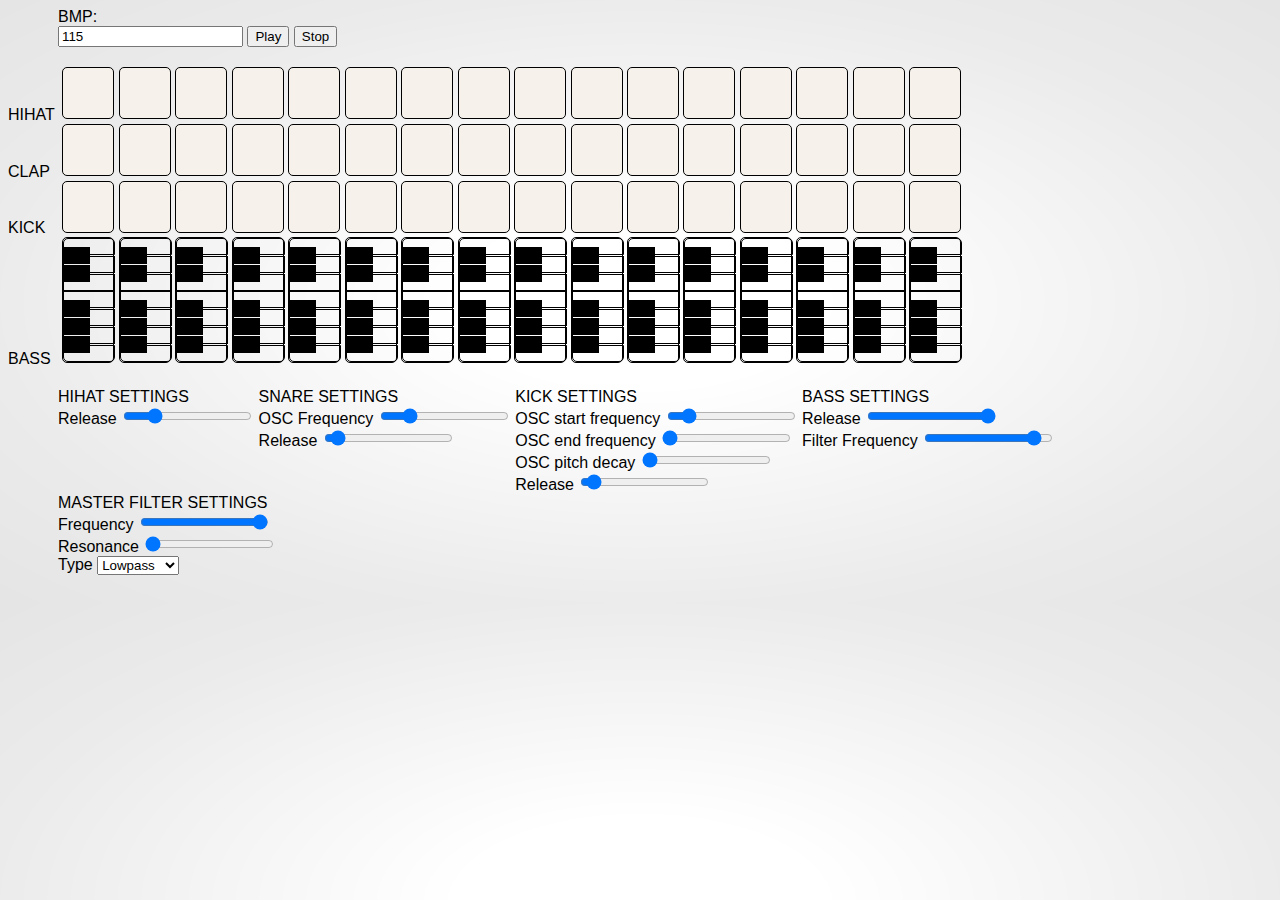
<file: sequenceur.html>
<!doctype html>
<html lang="en">
<head>
	<meta charset="UTF-8">
	<title>Métronome</title>
	<style>
		body{
			font-family: sans-serif;
			text-align: center;
			/* Permalink - use to edit and share this gradient: http://colorzilla.com/gradient-editor/#000000+2,000000+100&0+20,0.08+72,0.1+99 */
			background: -moz-radial-gradient(center, ellipse cover,  rgba(0,0,0,0) 2%, rgba(0,0,0,0) 20%, rgba(0,0,0,0.08) 72%, rgba(0,0,0,0.1) 99%, rgba(0,0,0,0.1) 100%); /* FF3.6-15 */
			background: -webkit-radial-gradient(center, ellipse cover,  rgba(0,0,0,0) 2%,rgba(0,0,0,0) 20%,rgba(0,0,0,0.08) 72%,rgba(0,0,0,0.1) 99%,rgba(0,0,0,0.1) 100%); /* Chrome10-25,Safari5.1-6 */
			background: radial-gradient(ellipse at center,  rgba(0,0,0,0) 2%,rgba(0,0,0,0) 20%,rgba(0,0,0,0.08) 72%,rgba(0,0,0,0.1) 99%,rgba(0,0,0,0.1) 100%); /* W3C, IE10+, FF16+, Chrome26+, Opera12+, Safari7+ */
			filter: progid:DXImageTransform.Microsoft.gradient( startColorstr='#00000000', endColorstr='#1a000000',GradientType=1 ); /* IE6-9 fallback on horizontal gradient */
		}
		#sequencer{
		    display: inline-block;
		    text-align: left;
		}
		.channels{
			margin-bottom: 20px;
		}
		.settings{
			padding-left: 50px;
			margin-bottom: 20px;
		}
		.pannel{
			display: inline-block;
			vertical-align: top;
		}
		.pannel label{
			display: block;
		}
		.instrument-title{
			display: inline-block;
			width: 50px;
			vertical-align: middle;
		}
		.channel .note{
			position: relative;
			display: inline-block;
			width: 50px;
			min-height: 50px;
			background: #F6F1EB;
			border: 1px black solid;
			border-radius: 5px;

			-webkit-transition: all 0.05s ease-in;
    		transition: all 0.05s ease-in;
		}
		.channel .note.active{
			background: #D3C7BB;
		    -moz-box-shadow: inset 2px 2px 10px 0px rgba(0, 0, 0, .2);
		    -webkit-box-shadow: inset 2px 2px 10px 0px rgba(0, 0, 0, .2);
		    -o-box-shadow: inset 2px 2px 10px 0px rgba(0, 0, 0, .2);
		    box-shadow: inset 2px 2px 10px 0px rgba(0, 0, 0, .2);
		    filter: progid:DXImageTransform.Microsoft.Shadow(color=#656565, Direction=134, Strength=10)
		}
		.channel .note.keyboard{
			background: transparent;
		}
		.channel .note.keyboard.active{
			background: transparent;
			box-shadow: none;
		}
		.channel .note.current:before{
			content: '';
			position: absolute;
			top: -5px;
			right: -5px;
			bottom: -5px;
			left: -5px;
			background: rgba(0, 0, 0, .5);
		}
		.channel canvas{
			display: inline-block;
			width: 50px;
			height: 50px;
		}
		.keyboard .key{
			width: 100%;
			-webkit-transition: all 0.05s ease-in;
    		transition: all 0.05s ease-in;
			height: 15px;
			border: 1px black solid;
			text-align: right;
		}
		.keyboard .key:first-of-type{
			border-radius: 5px 5px 0px 0px;
		}
		.keyboard .key:last-of-type{
			border-radius: 0px 0px 5px 5px ;
		}
		.keyboard .key.active, .keyboard .key.minor.active{
			background: #D3C7BB;;
		}
		.keyboard .key.minor{
			z-index: 10;
		    background: black;
		    vertical-align: top;
		    margin-top: -8px;
		    margin-bottom: -8px;
		    width: 50%;
		}
	</style>
</head>
<body>
	<div id="sequencer">
		<div class="settings">
			<div class="pannel">
				<label>BMP:</label>
				<input type="number" name="bpm" value="115" id="bpm">
				<button id="play">Play</button>
				<button id="stop">Stop</button>
			</div>
		</div>

		<div class="channels">
			<div class="channel" data-instrument="hihat">
				<div class="instrument-title">HIHAT</div>
				<div class="note" data-beat="0"></div>
				<div class="note" data-beat="1"></div>
				<div class="note" data-beat="2"></div>
				<div class="note" data-beat="3"></div>
				<div class="note" data-beat="4"></div>
				<div class="note" data-beat="5"></div>
				<div class="note" data-beat="6"></div>
				<div class="note" data-beat="7"></div>
				<div class="note" data-beat="8"></div>
				<div class="note" data-beat="9"></div>
				<div class="note" data-beat="10"></div>
				<div class="note" data-beat="11"></div>
				<div class="note" data-beat="12"></div>
				<div class="note" data-beat="13"></div>
				<div class="note" data-beat="14"></div>
				<div class="note" data-beat="15"></div>
				<canvas id="canvasWaveformChannel1" width="50" height="50"></canvas>
			</div>
			<div class="channel" data-instrument="snare">
				<div class="instrument-title">CLAP</div>
				<div class="note" data-beat="0"></div>
				<div class="note" data-beat="1"></div>
				<div class="note" data-beat="2"></div>
				<div class="note" data-beat="3"></div>
				<div class="note" data-beat="4"></div>
				<div class="note" data-beat="5"></div>
				<div class="note" data-beat="6"></div>
				<div class="note" data-beat="7"></div>
				<div class="note" data-beat="8"></div>
				<div class="note" data-beat="9"></div>
				<div class="note" data-beat="10"></div>
				<div class="note" data-beat="11"></div>
				<div class="note" data-beat="12"></div>
				<div class="note" data-beat="13"></div>
				<div class="note" data-beat="14"></div>
				<div class="note" data-beat="15"></div>
				<canvas id="canvasWaveformChannel2" width="50" height="50"></canvas>
			</div>
			<div class="channel" data-instrument="kick">
				<div class="instrument-title">KICK</div>
				<div class="note" data-beat="0"></div>
				<div class="note" data-beat="1"></div>
				<div class="note" data-beat="2"></div>
				<div class="note" data-beat="3"></div>
				<div class="note" data-beat="4"></div>
				<div class="note" data-beat="5"></div>
				<div class="note" data-beat="6"></div>
				<div class="note" data-beat="7"></div>
				<div class="note" data-beat="8"></div>
				<div class="note" data-beat="9"></div>
				<div class="note" data-beat="10"></div>
				<div class="note" data-beat="11"></div>
				<div class="note" data-beat="12"></div>
				<div class="note" data-beat="13"></div>
				<div class="note" data-beat="14"></div>
				<div class="note" data-beat="15"></div>
				<canvas id="canvasWaveformChannel3" width="50" height="50"></canvas>
			</div>
			<div class="channel" data-instrument="bass">
				<div class="instrument-title">BASS</div>
				<div class="note keyboard" data-beat="0">
					<div class="key" data-freq="61.7"></div>
					<div class="key minor" data-freq="58.3"></div>
					<div class="key" data-freq="55"></div>
					<div class="key minor" data-freq="51.9"></div>
					<div class="key" data-freq="49"></div>
					<div class="key" data-freq="46.2"></div>
					<div class="key minor" data-freq="43.7"></div>
					<div class="key" data-freq="41.2"></div>
					<div class="key minor" data-freq="38.9"></div>
					<div class="key" data-freq="36.7"></div>
					<div class="key minor" data-freq="34.6"></div>
					<div class="key" data-freq="32.7"></div>
				</div>
				<div class="note keyboard" data-beat="1">
					<div class="key" data-freq="61.7"></div>
					<div class="key minor" data-freq="58.3"></div>
					<div class="key" data-freq="55"></div>
					<div class="key minor" data-freq="51.9"></div>
					<div class="key" data-freq="49"></div>
					<div class="key" data-freq="46.2"></div>
					<div class="key minor" data-freq="43.7"></div>
					<div class="key" data-freq="41.2"></div>
					<div class="key minor" data-freq="38.9"></div>
					<div class="key" data-freq="36.7"></div>
					<div class="key minor" data-freq="34.6"></div>
					<div class="key" data-freq="32.7"></div>
				</div>
				<div class="note keyboard" data-beat="2">
					<div class="key" data-freq="61.7"></div>
					<div class="key minor" data-freq="58.3"></div>
					<div class="key" data-freq="55"></div>
					<div class="key minor" data-freq="51.9"></div>
					<div class="key" data-freq="49"></div>
					<div class="key" data-freq="46.2"></div>
					<div class="key minor" data-freq="43.7"></div>
					<div class="key" data-freq="41.2"></div>
					<div class="key minor" data-freq="38.9"></div>
					<div class="key" data-freq="36.7"></div>
					<div class="key minor" data-freq="34.6"></div>
					<div class="key" data-freq="32.7"></div>
				</div>
				<div class="note keyboard" data-beat="3">
					<div class="key" data-freq="61.7"></div>
					<div class="key minor" data-freq="58.3"></div>
					<div class="key" data-freq="55"></div>
					<div class="key minor" data-freq="51.9"></div>
					<div class="key" data-freq="49"></div>
					<div class="key" data-freq="46.2"></div>
					<div class="key minor" data-freq="43.7"></div>
					<div class="key" data-freq="41.2"></div>
					<div class="key minor" data-freq="38.9"></div>
					<div class="key" data-freq="36.7"></div>
					<div class="key minor" data-freq="34.6"></div>
					<div class="key" data-freq="32.7"></div>
				</div>
				<div class="note keyboard" data-beat="4">
					<div class="key" data-freq="61.7"></div>
					<div class="key minor" data-freq="58.3"></div>
					<div class="key" data-freq="55"></div>
					<div class="key minor" data-freq="51.9"></div>
					<div class="key" data-freq="49"></div>
					<div class="key" data-freq="46.2"></div>
					<div class="key minor" data-freq="43.7"></div>
					<div class="key" data-freq="41.2"></div>
					<div class="key minor" data-freq="38.9"></div>
					<div class="key" data-freq="36.7"></div>
					<div class="key minor" data-freq="34.6"></div>
					<div class="key" data-freq="32.7"></div>
				</div>
				<div class="note keyboard" data-beat="5">
					<div class="key" data-freq="61.7"></div>
					<div class="key minor" data-freq="58.3"></div>
					<div class="key" data-freq="55"></div>
					<div class="key minor" data-freq="51.9"></div>
					<div class="key" data-freq="49"></div>
					<div class="key" data-freq="46.2"></div>
					<div class="key minor" data-freq="43.7"></div>
					<div class="key" data-freq="41.2"></div>
					<div class="key minor" data-freq="38.9"></div>
					<div class="key" data-freq="36.7"></div>
					<div class="key minor" data-freq="34.6"></div>
					<div class="key" data-freq="32.7"></div>
				</div>
				<div class="note keyboard" data-beat="6">
					<div class="key" data-freq="61.7"></div>
					<div class="key minor" data-freq="58.3"></div>
					<div class="key" data-freq="55"></div>
					<div class="key minor" data-freq="51.9"></div>
					<div class="key" data-freq="49"></div>
					<div class="key" data-freq="46.2"></div>
					<div class="key minor" data-freq="43.7"></div>
					<div class="key" data-freq="41.2"></div>
					<div class="key minor" data-freq="38.9"></div>
					<div class="key" data-freq="36.7"></div>
					<div class="key minor" data-freq="34.6"></div>
					<div class="key" data-freq="32.7"></div>
				</div>
				<div class="note keyboard" data-beat="7">
					<div class="key" data-freq="61.7"></div>
					<div class="key minor" data-freq="58.3"></div>
					<div class="key" data-freq="55"></div>
					<div class="key minor" data-freq="51.9"></div>
					<div class="key" data-freq="49"></div>
					<div class="key" data-freq="46.2"></div>
					<div class="key minor" data-freq="43.7"></div>
					<div class="key" data-freq="41.2"></div>
					<div class="key minor" data-freq="38.9"></div>
					<div class="key" data-freq="36.7"></div>
					<div class="key minor" data-freq="34.6"></div>
					<div class="key" data-freq="32.7"></div>
				</div>
				<div class="note keyboard" data-beat="8">
					<div class="key" data-freq="61.7"></div>
					<div class="key minor" data-freq="58.3"></div>
					<div class="key" data-freq="55"></div>
					<div class="key minor" data-freq="51.9"></div>
					<div class="key" data-freq="49"></div>
					<div class="key" data-freq="46.2"></div>
					<div class="key minor" data-freq="43.7"></div>
					<div class="key" data-freq="41.2"></div>
					<div class="key minor" data-freq="38.9"></div>
					<div class="key" data-freq="36.7"></div>
					<div class="key minor" data-freq="34.6"></div>
					<div class="key" data-freq="32.7"></div>
				</div>
				<div class="note keyboard" data-beat="9">
					<div class="key" data-freq="61.7"></div>
					<div class="key minor" data-freq="58.3"></div>
					<div class="key" data-freq="55"></div>
					<div class="key minor" data-freq="51.9"></div>
					<div class="key" data-freq="49"></div>
					<div class="key" data-freq="46.2"></div>
					<div class="key minor" data-freq="43.7"></div>
					<div class="key" data-freq="41.2"></div>
					<div class="key minor" data-freq="38.9"></div>
					<div class="key" data-freq="36.7"></div>
					<div class="key minor" data-freq="34.6"></div>
					<div class="key" data-freq="32.7"></div>
				</div>
				<div class="note keyboard" data-beat="10">
					<div class="key" data-freq="61.7"></div>
					<div class="key minor" data-freq="58.3"></div>
					<div class="key" data-freq="55"></div>
					<div class="key minor" data-freq="51.9"></div>
					<div class="key" data-freq="49"></div>
					<div class="key" data-freq="46.2"></div>
					<div class="key minor" data-freq="43.7"></div>
					<div class="key" data-freq="41.2"></div>
					<div class="key minor" data-freq="38.9"></div>
					<div class="key" data-freq="36.7"></div>
					<div class="key minor" data-freq="34.6"></div>
					<div class="key" data-freq="32.7"></div>
				</div>
				<div class="note keyboard" data-beat="11">
					<div class="key" data-freq="61.7"></div>
					<div class="key minor" data-freq="58.3"></div>
					<div class="key" data-freq="55"></div>
					<div class="key minor" data-freq="51.9"></div>
					<div class="key" data-freq="49"></div>
					<div class="key" data-freq="46.2"></div>
					<div class="key minor" data-freq="43.7"></div>
					<div class="key" data-freq="41.2"></div>
					<div class="key minor" data-freq="38.9"></div>
					<div class="key" data-freq="36.7"></div>
					<div class="key minor" data-freq="34.6"></div>
					<div class="key" data-freq="32.7"></div>
				</div>
				<div class="note keyboard" data-beat="12">
					<div class="key" data-freq="61.7"></div>
					<div class="key minor" data-freq="58.3"></div>
					<div class="key" data-freq="55"></div>
					<div class="key minor" data-freq="51.9"></div>
					<div class="key" data-freq="49"></div>
					<div class="key" data-freq="46.2"></div>
					<div class="key minor" data-freq="43.7"></div>
					<div class="key" data-freq="41.2"></div>
					<div class="key minor" data-freq="38.9"></div>
					<div class="key" data-freq="36.7"></div>
					<div class="key minor" data-freq="34.6"></div>
					<div class="key" data-freq="32.7"></div>
				</div>
				<div class="note keyboard" data-beat="13">
					<div class="key" data-freq="61.7"></div>
					<div class="key minor" data-freq="58.3"></div>
					<div class="key" data-freq="55"></div>
					<div class="key minor" data-freq="51.9"></div>
					<div class="key" data-freq="49"></div>
					<div class="key" data-freq="46.2"></div>
					<div class="key minor" data-freq="43.7"></div>
					<div class="key" data-freq="41.2"></div>
					<div class="key minor" data-freq="38.9"></div>
					<div class="key" data-freq="36.7"></div>
					<div class="key minor" data-freq="34.6"></div>
					<div class="key" data-freq="32.7"></div>
				</div>
				<div class="note keyboard" data-beat="14">
					<div class="key" data-freq="61.7"></div>
					<div class="key minor" data-freq="58.3"></div>
					<div class="key" data-freq="55"></div>
					<div class="key minor" data-freq="51.9"></div>
					<div class="key" data-freq="49"></div>
					<div class="key" data-freq="46.2"></div>
					<div class="key minor" data-freq="43.7"></div>
					<div class="key" data-freq="41.2"></div>
					<div class="key minor" data-freq="38.9"></div>
					<div class="key" data-freq="36.7"></div>
					<div class="key minor" data-freq="34.6"></div>
					<div class="key" data-freq="32.7"></div>
				</div>
				<div class="note keyboard" data-beat="15">
					<div class="key" data-freq="61.7"></div>
					<div class="key minor" data-freq="58.3"></div>
					<div class="key" data-freq="55"></div>
					<div class="key minor" data-freq="51.9"></div>
					<div class="key" data-freq="49"></div>
					<div class="key" data-freq="46.2"></div>
					<div class="key minor" data-freq="43.7"></div>
					<div class="key" data-freq="41.2"></div>
					<div class="key minor" data-freq="38.9"></div>
					<div class="key" data-freq="36.7"></div>
					<div class="key minor" data-freq="34.6"></div>
					<div class="key" data-freq="32.7"></div>
				</div>
				<canvas id="canvasWaveformChannel4" width="50" height="50"></canvas>
			</div>
		</div>
		
		<div class="settings">

			<div class="pannel">
				HIHAT SETTINGS
				<label for="">Release
					<input class="instrument-setting" type="range" min="0.1" max="2" value="0.5" step="0.1"
					   data-instrument="hihat" data-parameter="decay">
				</label>
			</div>

			<div class="pannel">
				SNARE SETTINGS
				<label for="">OSC Frequency
					<input class="instrument-setting" type="range" min="1" max="1000" value="200" 
					   data-instrument="snare" data-parameter="frequency">
				</label>
				<label for="">Release
					<input class="instrument-setting" type="range" min="0.1" max="2" value="0.2" step="0.1" 
					   data-instrument="snare" data-parameter="decay">
				</label>
			</div>

			<div class="pannel">
				KICK SETTINGS
				<label for="">OSC start frequency
					<input class="instrument-setting" type="range" min="1" max="1000" value="130.8" 
					   data-instrument="kick" data-parameter="startFreq">
				</label>
				<label for="">OSC end frequency
					<input class="instrument-setting" type="range" min="1" max="1000" value="1" 
					   data-instrument="kick" data-parameter="endFreq">
				</label>
				<label for="">OSC pitch decay
					<input class="instrument-setting" type="range" min="0.01" max="2" value="0.01" step="0.1"
					   data-instrument="kick" data-parameter="pitchDecay">
				</label>
				<label for="">Release
					<input class="instrument-setting" type="range" min="0.1" max="2" value="0.2" step="0.1" 
					   data-instrument="kick" data-parameter="release">
				</label>
			</div>

			<div class="pannel">
				BASS SETTINGS
				<label for="">
					Release
					<input class="instrument-setting" type="range"  min="0" max="1" step="0.1" value="500" 
						data-instrument="bass" data-parameter="release">
				</label>
				<label for="">
					Filter Frequency
					<input class="instrument-setting" type="range"  min="100" max="20000" step="100" value="18000"
						data-instrument="bass" data-parameter="filterFreq">
				</label>
			</div>

			<div class="pannel">
				MASTER FILTER SETTINGS
				<div>
					<label>
						Frequency
						<input id="master-filter-freq" type="range"  min="1" max="20000" step="100" value="20000">
					</label>
				</div>
				<div>
					<label>
						Resonance
						<input id="master-filter-q" type="range"  min="1" max="25" step="1" value="1">
					</label>
				</div>
				<div>
					<label>
						Type
						<select id="master-filter-type">
							<option value="lowpass">Lowpass</option>
							<option value="highpass">Highpass</option>
							<option value="bandpass">Bandpass</option>
						</select>
					</label>
				</div>
			</div>
		</div>
	</div>
</body>
<script src="https://code.jquery.com/jquery-2.2.0.min.js"></script>
<script src="src/js/scheduler.js"></script>
<script src="src/js/instruments.js"></script>
<script>

	var audioContext, masterFilter, bpm;

	function draw(audioContext){
		visualize(instruments['hihat'].analyser, instruments['hihat'].canvas, instruments['hihat'].canvasCtx);
		visualize(instruments['snare'].analyser, instruments['snare'].canvas, instruments['snare'].canvasCtx);
		visualize(instruments['kick'].analyser, instruments['kick'].canvas, instruments['kick'].canvasCtx);
		visualize(instruments['bass'].analyser, instruments['bass'].canvas, instruments['bass'].canvasCtx);
		requestAnimationFrame(draw);
	}

	function visualize(visualizer, canvas, canvasCtx){
		var data = new Uint8Array(visualizer.fftSize);
		visualizer.getByteTimeDomainData(data);
		
		canvasCtx.fillStyle = 'rgb(255, 255, 250)';
		canvasCtx.fillRect(0, 0, canvas.width, canvas.height);

		canvasCtx.lineWidth = 2;
		canvasCtx.strokeStyle = 'rgb(0, 0, 0)';

		canvasCtx.beginPath();

		var sliceWidth = canvas.width * 1.0 / visualizer.fftSize;
		var x = 0;

		var total = 0;

		for(var i = 0; i < visualizer.fftSize; i++) {
			var v =  data[i] / 128;
			var y = v * canvas.height * .5;

			if(i === 0) {
				canvasCtx.moveTo(x, y);
			} else {
				canvasCtx.lineTo(x, y);
			}

			x += sliceWidth;

			total += v;
		}

		canvasCtx.lineTo(canvas.width, canvas.height/2);
		canvasCtx.stroke();
	}

	//requestAnimationFrame(draw);

	var whiteNoiseBuffer = null;
	var clapSampleBuffer = null;

	function init(){
		registerListeners();

		audioContext = new AudioContext() || new webkitAudioContext();

		masterFilter = audioContext.createBiquadFilter();
		masterFilter = audioContext.createBiquadFilter();
		masterFilter.connect(audioContext.destination);

		bpm = 110;

		prepareBuffers();
		instruments['hihat'].init();
		instruments['snare'].init();
		instruments['kick'].init();
		instruments['bass'].init();
	}

	function registerListeners(){

		$('#play').click(function(){
			scheduler.start();
		});

		$('#stop').click(function(){
			scheduler.stop();
		});

		$('#master-filter-freq').on('input', function(){
			masterFilter.frequency.value = parseInt($(this).val());
		});

		$('#master-filter-q').on('input', function(){
			masterFilter.Q.value = parseFloat($(this).val());
		});

		$('#master-filter-type').on('change', function(){
			masterFilter.type = $(this).val();
		});

		$('#bpm').on('change', function(){
			bpm = $(this).val();
		});

		$('.note').click(function(){
			$(this).toggleClass('active');
		});

		$('.note').on('click', '.key', function(e){
			e.stopPropagation();
			if($(this).hasClass('active')){
				$(this).removeClass('active');
				$(this).closest('.note').removeClass('active');
			} else {
				$(this).closest('.keyboard').find('.key.active').removeClass('active');
				$(this).addClass('active');
				$(this).closest('.note').addClass('active');
			}
		});

		$('.settings .instrument-setting').on('input', function(){
			var instrument = $(this).data('instrument');
			var parameter  = $(this).data('parameter');
			var newValue   = parseFloat( $(this).val() );
			instruments[instrument][parameter] = newValue;
		});
	}

	prepareBuffers = function(){
		whiteNoiseBuffer = audioContext.createBuffer(1, audioContext.sampleRate, audioContext.sampleRate);
		var output = whiteNoiseBuffer.getChannelData(0);
		console.log(output);
		for (var i = 0; i < audioContext.sampleRate; i++) {
			output[i] = Math.random() * 2 - 1;
		}
	}; // Load our samples and create a buffer of white noise

	init();
</script>
</html>
</file>
